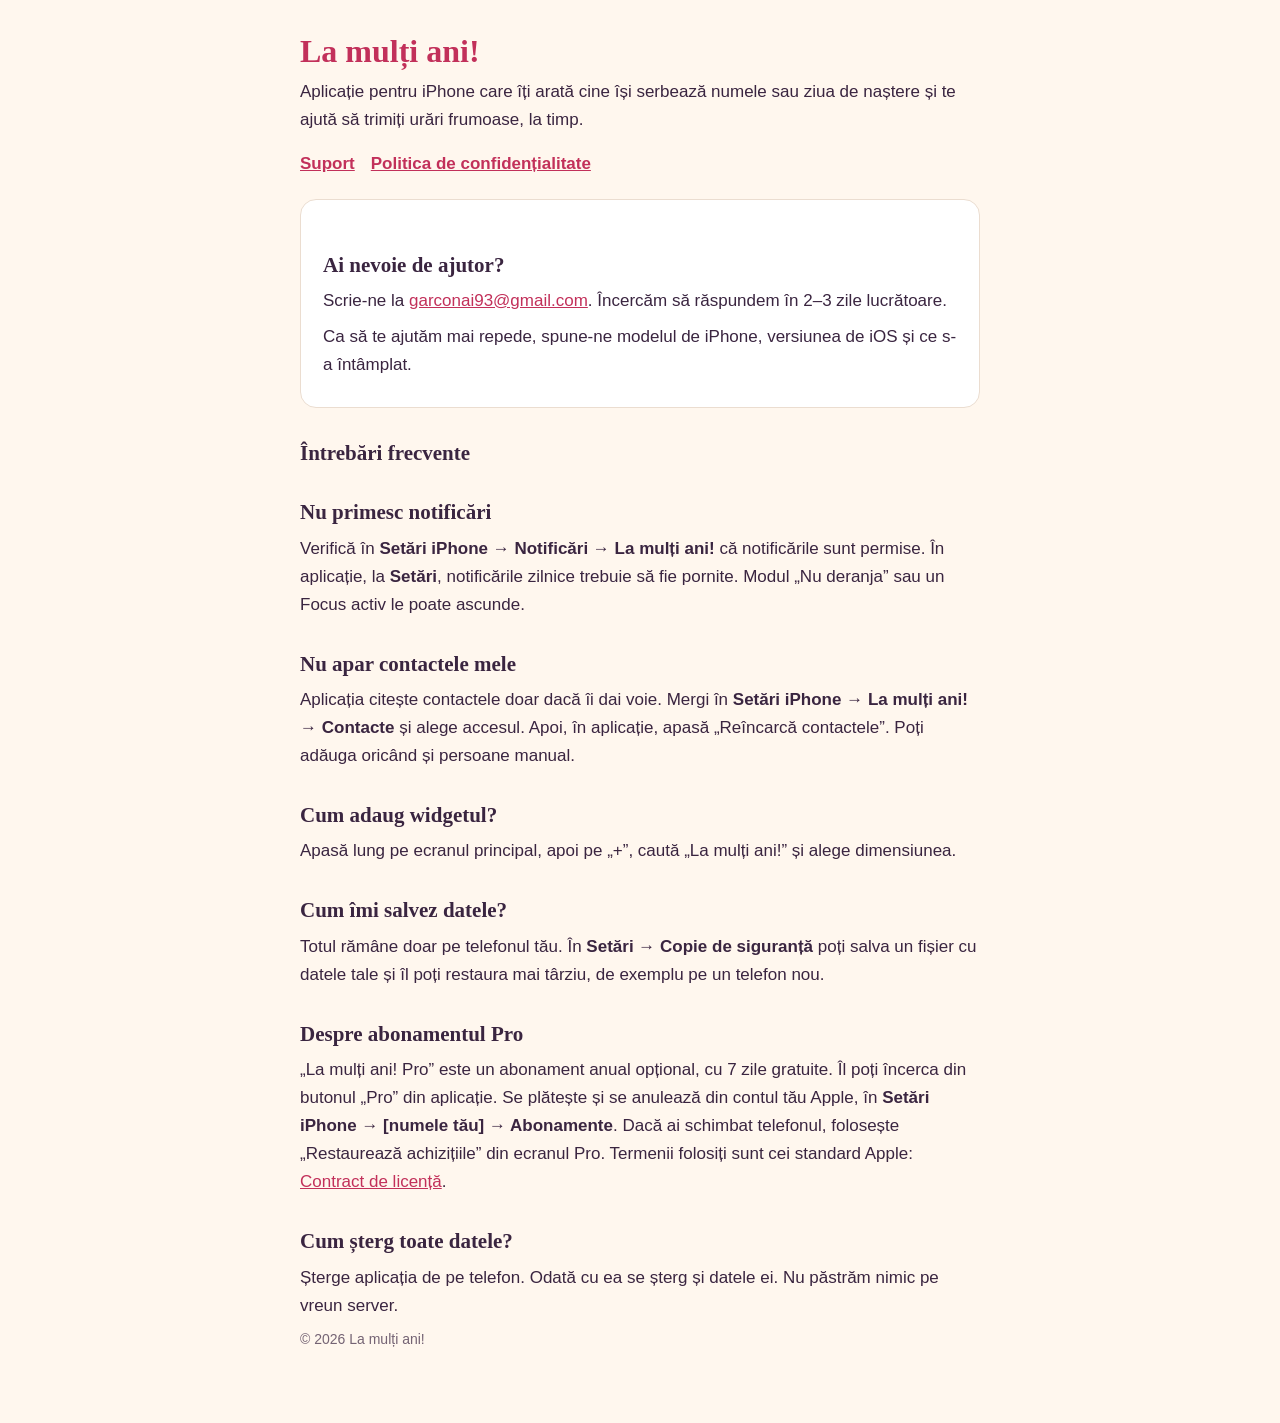
<file: index.html>
<!DOCTYPE html>
<html lang="ro">
<head>
<meta charset="utf-8">
<meta name="viewport" content="width=device-width, initial-scale=1">
<title>La mulți ani! – Suport</title>
<link rel="stylesheet" href="style.css">
</head>
<body>
<main>
<h1>La mulți ani!</h1>
<p>Aplicație pentru iPhone care îți arată cine își serbează numele sau ziua de naștere și te ajută să trimiți urări frumoase, la timp.</p>
<nav><a href="index.html">Suport</a><a href="privacy.html">Politica de confidențialitate</a></nav>

<div class="card">
<h2>Ai nevoie de ajutor?</h2>
<p>Scrie-ne la <a href="mailto:garconai93@gmail.com">garconai93@gmail.com</a>. Încercăm să răspundem în 2–3 zile lucrătoare.</p>
<p>Ca să te ajutăm mai repede, spune-ne modelul de iPhone, versiunea de iOS și ce s-a întâmplat.</p>
</div>

<h2>Întrebări frecvente</h2>

<h2>Nu primesc notificări</h2>
<p>Verifică în <strong>Setări iPhone → Notificări → La mulți ani!</strong> că notificările sunt permise. În aplicație, la <strong>Setări</strong>, notificările zilnice trebuie să fie pornite. Modul „Nu deranja” sau un Focus activ le poate ascunde.</p>

<h2>Nu apar contactele mele</h2>
<p>Aplicația citește contactele doar dacă îi dai voie. Mergi în <strong>Setări iPhone → La mulți ani! → Contacte</strong> și alege accesul. Apoi, în aplicație, apasă „Reîncarcă contactele”. Poți adăuga oricând și persoane manual.</p>

<h2>Cum adaug widgetul?</h2>
<p>Apasă lung pe ecranul principal, apoi pe „+”, caută „La mulți ani!” și alege dimensiunea.</p>

<h2>Cum îmi salvez datele?</h2>
<p>Totul rămâne doar pe telefonul tău. În <strong>Setări → Copie de siguranță</strong> poți salva un fișier cu datele tale și îl poți restaura mai târziu, de exemplu pe un telefon nou.</p>

<h2>Despre abonamentul Pro</h2>
<p>„La mulți ani! Pro” este un abonament anual opțional, cu 7 zile gratuite. Îl poți încerca din butonul „Pro” din aplicație. Se plătește și se anulează din contul tău Apple, în <strong>Setări iPhone → [numele tău] → Abonamente</strong>. Dacă ai schimbat telefonul, folosește „Restaurează achizițiile” din ecranul Pro. Termenii folosiți sunt cei standard Apple: <a href="https://www.apple.com/legal/internet-services/itunes/dev/stdeula/">Contract de licență</a>.</p>

<h2>Cum șterg toate datele?</h2>
<p>Șterge aplicația de pe telefon. Odată cu ea se șterg și datele ei. Nu păstrăm nimic pe vreun server.</p>

<p class="muted">© 2026 La mulți ani!</p>
</main>
</body>
</html>
</file>
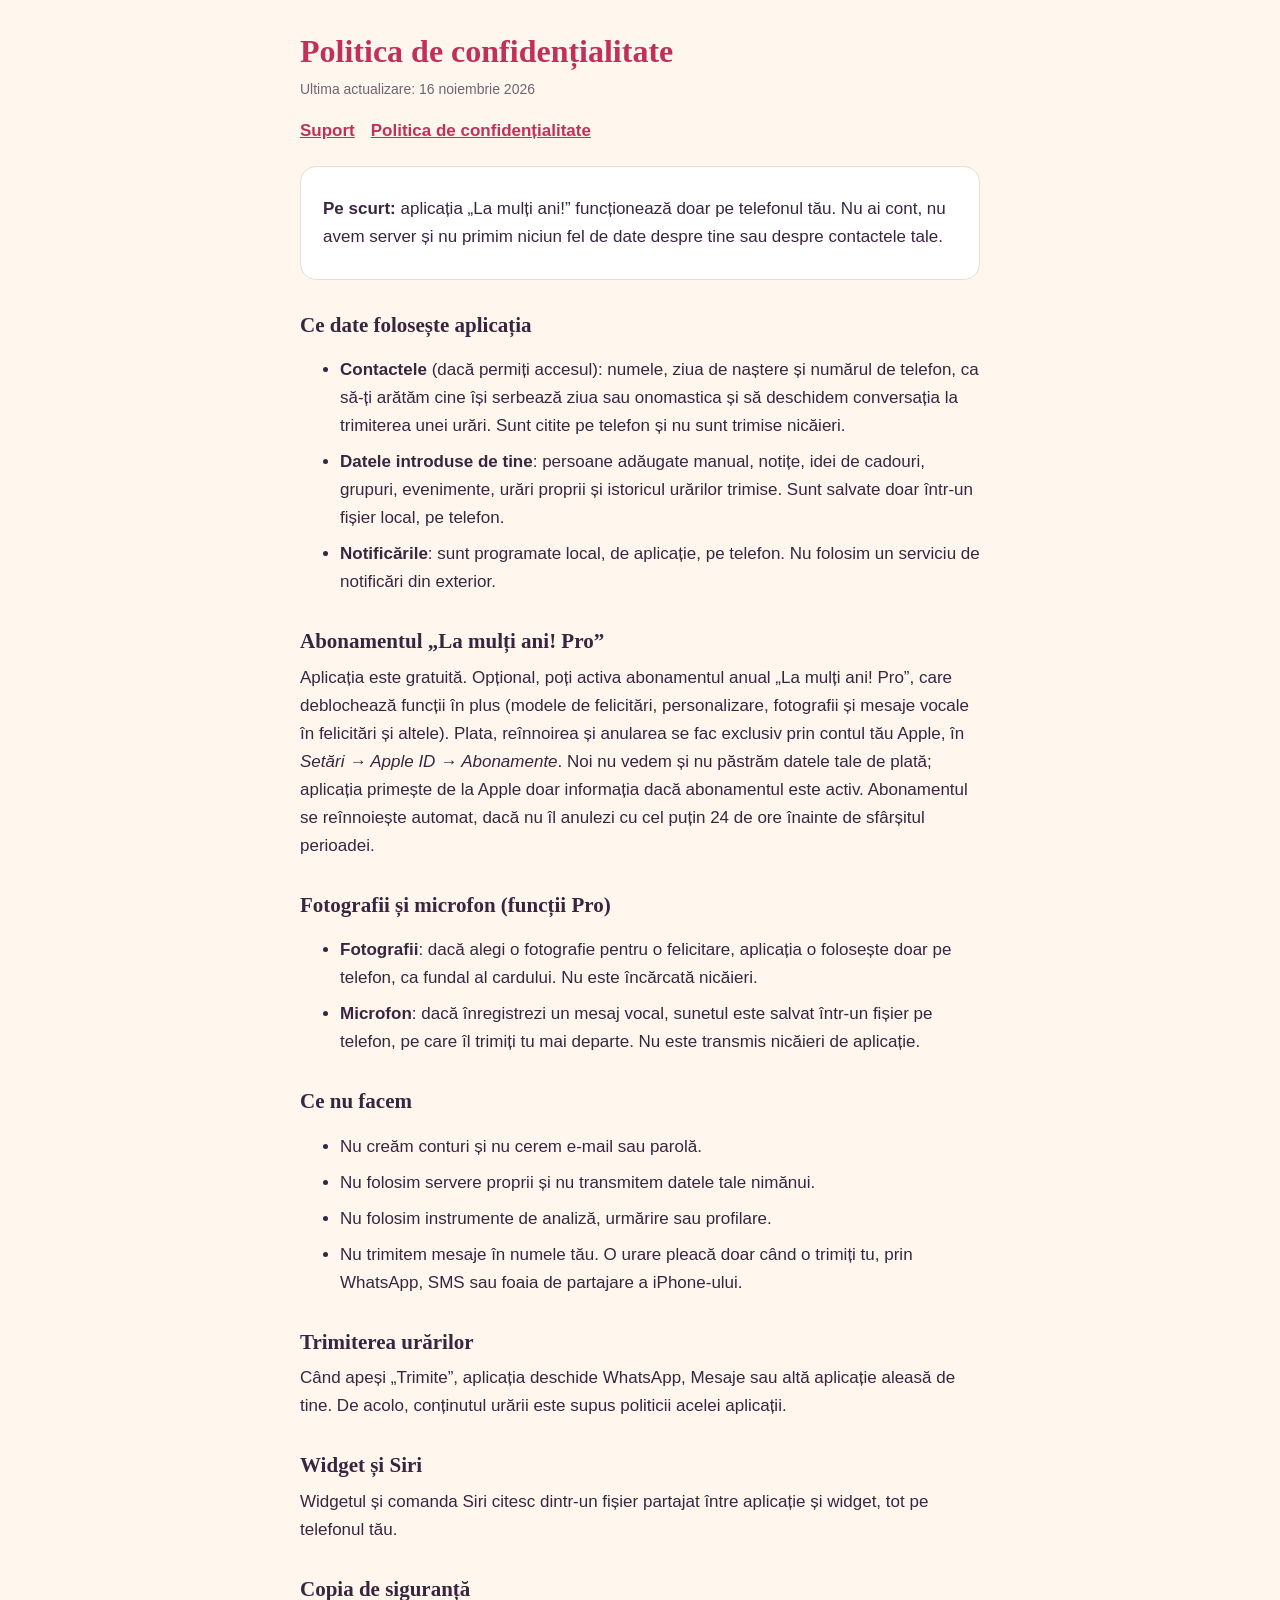
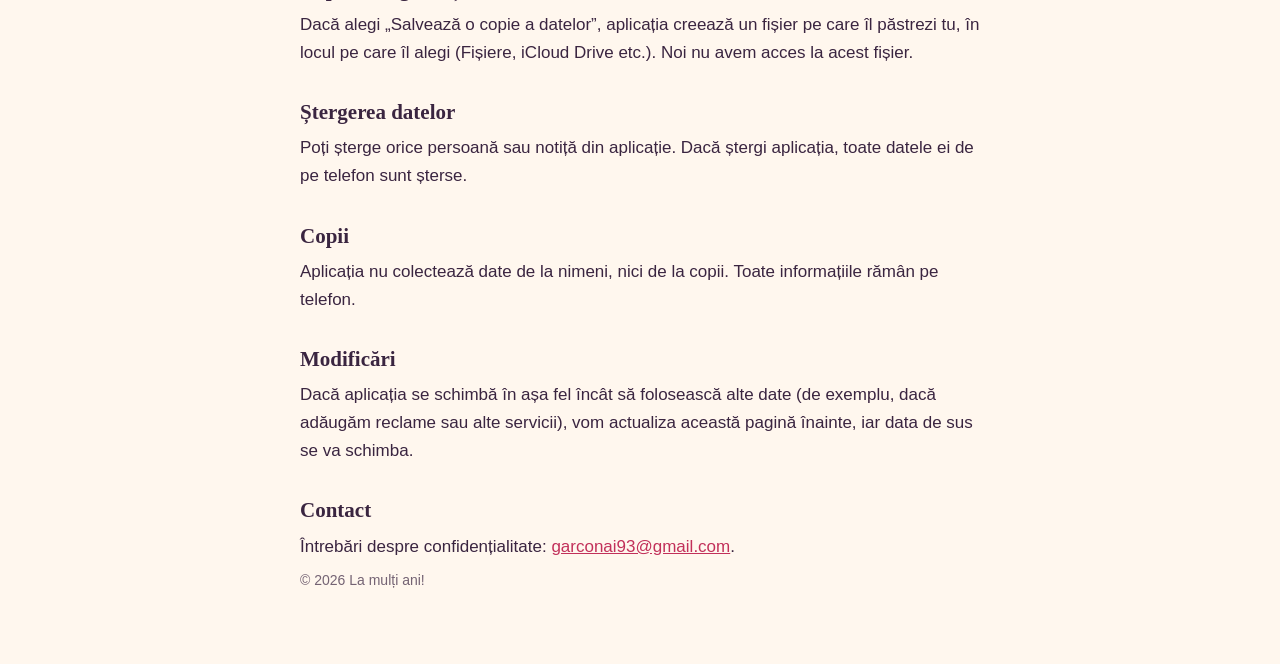
<file: privacy.html>
<!DOCTYPE html>
<html lang="ro">
<head>
<meta charset="utf-8">
<meta name="viewport" content="width=device-width, initial-scale=1">
<title>La mulți ani! – Politica de confidențialitate</title>
<link rel="stylesheet" href="style.css">
</head>
<body>
<main>
<h1>Politica de confidențialitate</h1>
<p class="muted">Ultima actualizare: 16 noiembrie 2026</p>
<nav><a href="index.html">Suport</a><a href="privacy.html">Politica de confidențialitate</a></nav>

<div class="card">
<p><strong>Pe scurt:</strong> aplicația „La mulți ani!” funcționează doar pe telefonul tău. Nu ai cont, nu avem server și nu primim niciun fel de date despre tine sau despre contactele tale.</p>
</div>

<h2>Ce date folosește aplicația</h2>
<ul>
<li><strong>Contactele</strong> (dacă permiți accesul): numele, ziua de naștere și numărul de telefon, ca să-ți arătăm cine își serbează ziua sau onomastica și să deschidem conversația la trimiterea unei urări. Sunt citite pe telefon și nu sunt trimise nicăieri.</li>
<li><strong>Datele introduse de tine</strong>: persoane adăugate manual, notițe, idei de cadouri, grupuri, evenimente, urări proprii și istoricul urărilor trimise. Sunt salvate doar într-un fișier local, pe telefon.</li>
<li><strong>Notificările</strong>: sunt programate local, de aplicație, pe telefon. Nu folosim un serviciu de notificări din exterior.</li>
</ul>

<h2>Abonamentul „La mulți ani! Pro”</h2>
<p>Aplicația este gratuită. Opțional, poți activa abonamentul anual „La mulți ani! Pro”, care deblochează funcții în plus (modele de felicitări, personalizare, fotografii și mesaje vocale în felicitări și altele). Plata, reînnoirea și anularea se fac exclusiv prin contul tău Apple, în <em>Setări → Apple ID → Abonamente</em>. Noi nu vedem și nu păstrăm datele tale de plată; aplicația primește de la Apple doar informația dacă abonamentul este activ. Abonamentul se reînnoiește automat, dacă nu îl anulezi cu cel puțin 24 de ore înainte de sfârșitul perioadei.</p>

<h2>Fotografii și microfon (funcții Pro)</h2>
<ul>
<li><strong>Fotografii</strong>: dacă alegi o fotografie pentru o felicitare, aplicația o folosește doar pe telefon, ca fundal al cardului. Nu este încărcată nicăieri.</li>
<li><strong>Microfon</strong>: dacă înregistrezi un mesaj vocal, sunetul este salvat într-un fișier pe telefon, pe care îl trimiți tu mai departe. Nu este transmis nicăieri de aplicație.</li>
</ul>

<h2>Ce nu facem</h2>
<ul>
<li>Nu creăm conturi și nu cerem e-mail sau parolă.</li>
<li>Nu folosim servere proprii și nu transmitem datele tale nimănui.</li>
<li>Nu folosim instrumente de analiză, urmărire sau profilare.</li>
<li>Nu trimitem mesaje în numele tău. O urare pleacă doar când o trimiți tu, prin WhatsApp, SMS sau foaia de partajare a iPhone-ului.</li>
</ul>

<h2>Trimiterea urărilor</h2>
<p>Când apeși „Trimite”, aplicația deschide WhatsApp, Mesaje sau altă aplicație aleasă de tine. De acolo, conținutul urării este supus politicii acelei aplicații.</p>

<h2>Widget și Siri</h2>
<p>Widgetul și comanda Siri citesc dintr-un fișier partajat între aplicație și widget, tot pe telefonul tău.</p>

<h2>Copia de siguranță</h2>
<p>Dacă alegi „Salvează o copie a datelor”, aplicația creează un fișier pe care îl păstrezi tu, în locul pe care îl alegi (Fișiere, iCloud Drive etc.). Noi nu avem acces la acest fișier.</p>

<h2>Ștergerea datelor</h2>
<p>Poți șterge orice persoană sau notiță din aplicație. Dacă ștergi aplicația, toate datele ei de pe telefon sunt șterse.</p>

<h2>Copii</h2>
<p>Aplicația nu colectează date de la nimeni, nici de la copii. Toate informațiile rămân pe telefon.</p>

<h2>Modificări</h2>
<p>Dacă aplicația se schimbă în așa fel încât să folosească alte date (de exemplu, dacă adăugăm reclame sau alte servicii), vom actualiza această pagină înainte, iar data de sus se va schimba.</p>

<h2>Contact</h2>
<p>Întrebări despre confidențialitate: <a href="mailto:garconai93@gmail.com">garconai93@gmail.com</a>.</p>

<p class="muted">© 2026 La mulți ani!</p>
</main>
</body>
</html>
</file>
<file: style.css>
:root{--bg:#FFF7EE;--card:#fff;--text:#3A2540;--accent:#C2305A;--line:#EBDDD0}
*{box-sizing:border-box}
body{margin:0;background:var(--bg);color:var(--text);font:17px/1.65 -apple-system,BlinkMacSystemFont,"Segoe UI",Roboto,sans-serif}
main{max-width:720px;margin:0 auto;padding:32px 20px 64px}
h1{font:700 32px/1.2 Georgia,serif;color:var(--accent);margin:0 0 8px}
h2{font:700 21px/1.3 Georgia,serif;margin:32px 0 8px}
p,li{margin:8px 0}
a{color:var(--accent)}
.card{background:var(--card);border:1px solid var(--line);border-radius:16px;padding:20px 22px;margin:20px 0}
.muted{opacity:.7;font-size:14px}
nav{margin:16px 0 8px}
nav a{margin-right:16px;font-weight:600}
</file>
